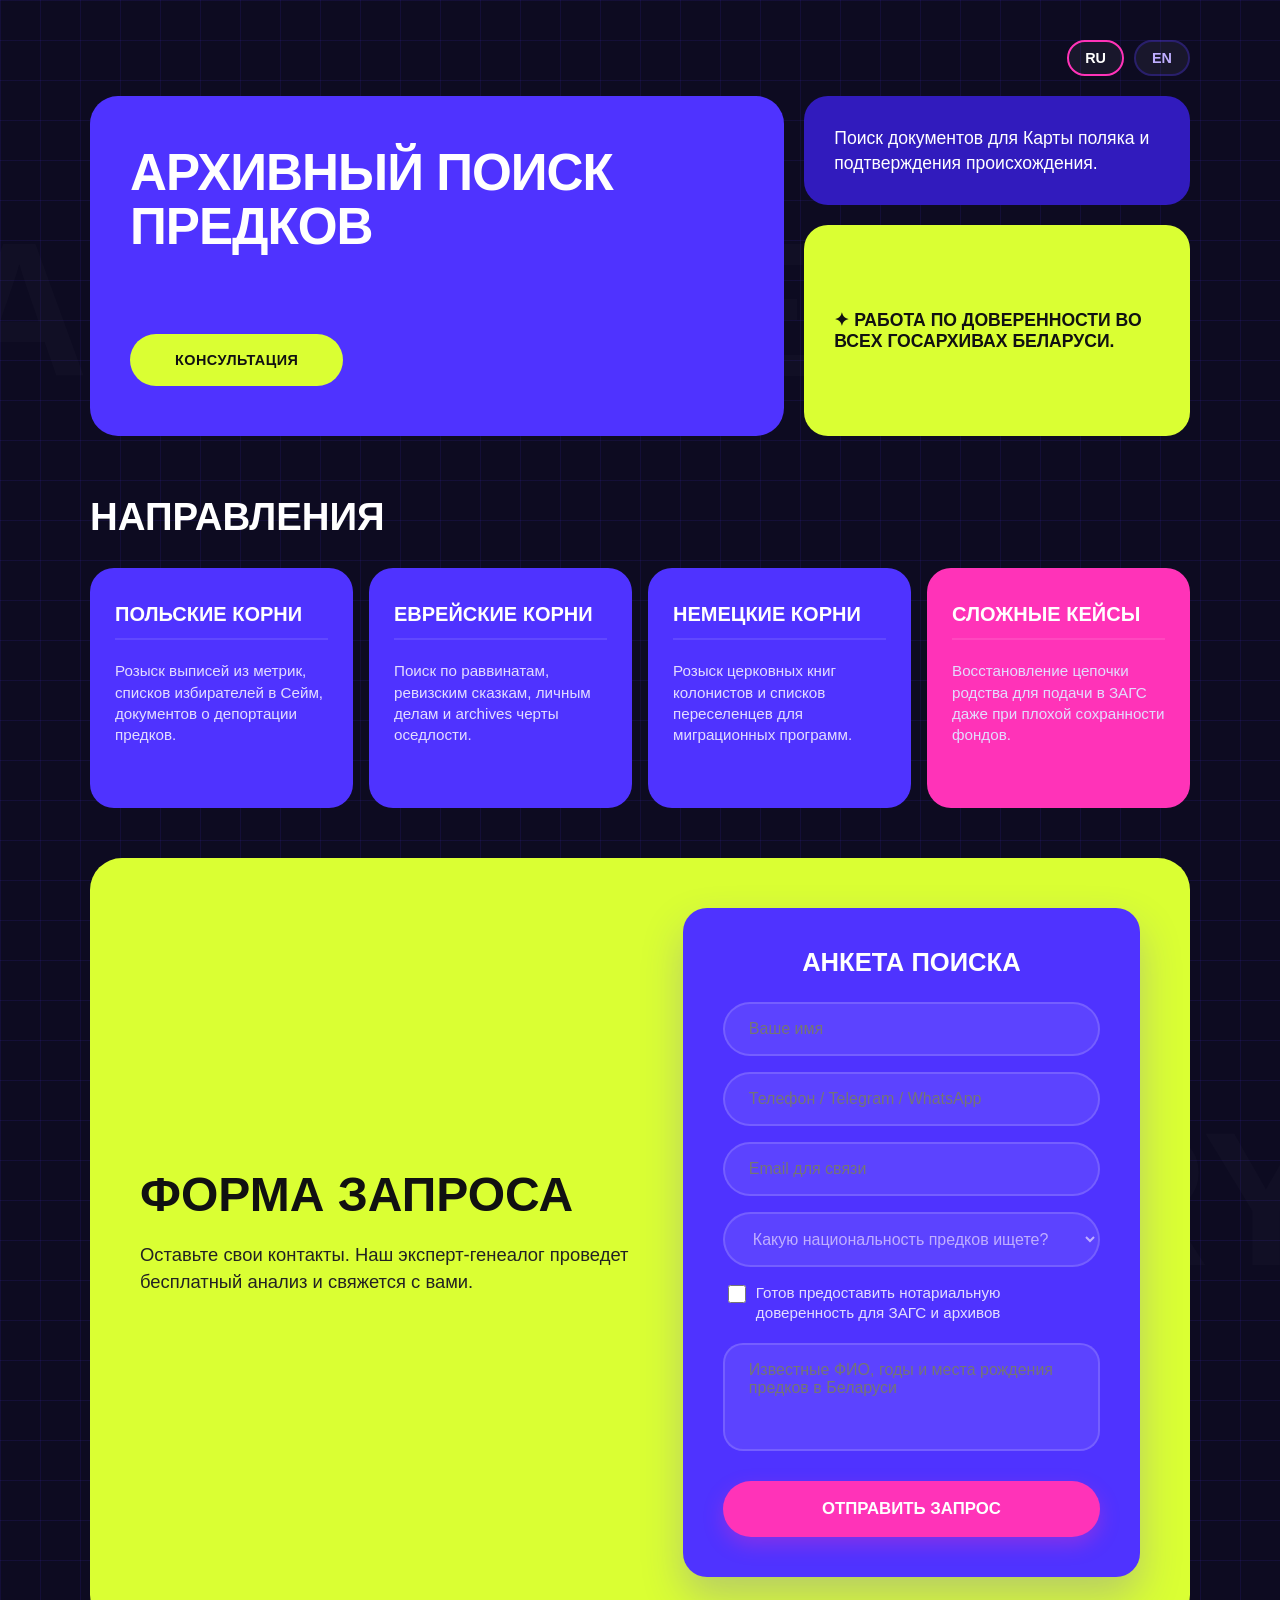
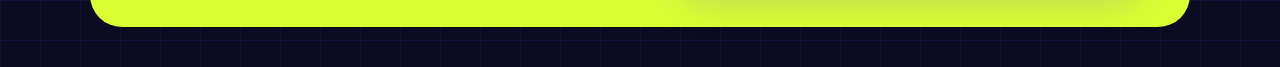
<file: index.htm>
<!DOCTYPE html>
<html lang="ru">
<head>
    <meta charset="UTF-8">
    <meta name="viewport" content="width=device-width, initial-scale=1.0">
    
    <!-- ВСТАВЛЯЕМ СЮДА МЕЖДУНАРОДНЫЙ БЛОК КЛЮЧЕВЫХ СЛОВ -->
    <title>Архивный поиск предков в Беларуси | Поиск корней онлайн</title>
        <meta name="description" content="Professional ancestry search in Belarus archives. Дистанционный поиск предков из любой страны мира. Find Polish roots, Pole's Card, Jewish & German lineage. Free consultation!">
    <meta name="keywords" content="поиск предков, поиск корней в архивах, архивный поиск беларусь, немецкие корни, еврейские корни, польские корни, Karta Polaka, бесплатная консультация генеалога, ancestry search Belarus, archival research Belarus, find Polish roots, Jewish genealogy Belarus, Pole's card document search">


    <!-- Мини-логотип во вкладке браузера (Favicon) -->
    <link rel="icon" type="image/png" href="favicon.png">
    
    <style>
        body {
            font-family: -apple-system, BlinkMacSystemFont, 'Segoe UI', Roboto, sans-serif;
            margin: 0;
            padding: 0;
            background-color: #0d0b21;
            background-image: 
                linear-gradient(rgba(79, 51, 255, 0.1) 1px, transparent 1px),
                linear-gradient(90deg, rgba(79, 51, 255, 0.1) 1px, transparent 1px);
            background-size: 40px 40px;
            color: #ffffff;
            overflow-x: hidden;
            position: relative;
        }

        body::before {
            content: "ARCHIVE";
            position: absolute;
            font-size: 12rem;
            font-weight: 900;
            color: rgba(255, 255, 255, 0.02);
            top: 10%;
            left: -50px;
            z-index: 0;
            pointer-events: none;
        }
        body::after {
            content: "HISTORY";
            position: absolute;
            font-size: 12rem;
            font-weight: 900;
            color: rgba(255, 255, 255, 0.02);
            bottom: 20%;
            right: -50px;
            z-index: 0;
            pointer-events: none;
        }

        .main-wrapper {
            max-width: 1100px;
            margin: 40px auto;
            padding: 0 20px;
            position: relative;
            z-index: 1;
        }

        .hero-grid {
            display: grid;
            grid-template-columns: 1.8fr 1fr;
            gap: 20px;
            margin-bottom: 40px;
        }

        .hero-left {
            background-color: #4f33ff;
            border-radius: 28px;
            padding: 50px 40px;
            color: #ffffff;
            display: flex;
            flex-direction: column;
            justify-content: space-between;
            min-height: 340px;
            box-sizing: border-box;
        }

        .hero-left h1 {
            font-size: 3.2rem;
            font-weight: 900;
            text-transform: uppercase;
            line-height: 1.05;
            margin: 0 0 35px 0;
            letter-spacing: -1px;
        }

        .btn-get-started {
            background-color: #daff33;
            color: #111111 !important;
            font-weight: 700;
            text-transform: uppercase;
            padding: 18px 45px;
            border-radius: 50px;
            text-decoration: none;
            display: inline-block;
            align-self: flex-start;
            font-size: 0.9rem;
            letter-spacing: 0.5px;
        }

        .hero-right-column {
            display: flex;
            flex-direction: column;
            gap: 20px;
        }

        .box-mini-purple {
            background-color: #311bbd;
            border-radius: 24px;
            padding: 30px;
            color: #ffffff;
            font-size: 1.1rem;
            line-height: 1.4;
            font-weight: 500;
        }

        .box-mini-lime {
            background-color: #daff33;
            border-radius: 24px;
            padding: 30px;
            color: #111111;
            font-size: 1.1rem;
            font-weight: 700;
            flex-grow: 1;
            display: flex;
            align-items: center;
            text-transform: uppercase;
        }

        .section-header {
            font-size: 2.4rem;
            font-weight: 900;
            text-transform: uppercase;
            margin: 60px 0 30px 0;
            line-height: 1.1;
        }

        .programmes-grid {
            display: grid;
            grid-template-columns: repeat(4, 1fr);
            gap: 16px;
        }

        .prog-card {
            background-color: #4f33ff;
            border-radius: 24px;
            padding: 35px 25px;
            color: #ffffff;
            display: flex;
            flex-direction: column;
            min-height: 240px;
            box-sizing: border-box;
        }

        .prog-card h3 {
            font-size: 1.25rem;
            font-weight: 800;
            text-transform: uppercase;
            margin-top: 0;
            margin-bottom: 20px;
            border-bottom: 2px solid rgba(255,255,255,0.1);
            padding-bottom: 12px;
        }

        .prog-card p {
            font-size: 0.95rem;
            line-height: 1.4;
            color: #e3ddff;
            margin: 0;
        }

        .prog-card.pink-highlight {
            background-color: #ff33b8;
        }

        .bottom-grid {
            display: grid;
            grid-template-columns: 1.1fr 1fr;
            gap: 40px;
            background-color: #daff33;
            border-radius: 32px;
            padding: 50px;
            margin-top: 50px;
            color: #111111;
            align-items: center;
        }

        .bottom-info h2 {
            font-size: 3rem;
            font-weight: 900;
            text-transform: uppercase;
            line-height: 1.05;
            margin-top: 0;
            margin-bottom: 20px;
        }

        .bottom-info p {
            font-size: 1.15rem;
            line-height: 1.5;
            color: #222222;
            font-weight: 500;
        }

        .pro-form-wrapper {
            background-color: #4f33ff;
            border-radius: 24px;
            padding: 40px;
            color: #ffffff;
            box-shadow: 0 20px 40px rgba(79,51,255,0.25);
            box-sizing: border-box;
        }

        .pro-form-wrapper h4 {
            font-size: 1.6rem;
            font-weight: 800;
            margin-top: 0;
            margin-bottom: 25px;
            text-transform: uppercase;
            text-align: center;
        }

        .form-input-field {
            width: 100%;
            padding: 16px 24px;
            background-color: rgba(255,255,255,0.08);
            border: 2px solid rgba(255,255,255,0.15);
            border-radius: 50px;
            color: #ffffff;
            font-size: 1rem;
            margin-bottom: 16px;
            box-sizing: border-box;
            outline: none;
        }

        .form-textarea {
            border-radius: 20px;
            resize: none;
            font-family: inherit;
        }

        .btn-submit-neon {
            background-color: #ff33b8;
            color: #ffffff;
            font-weight: 700;
            text-transform: uppercase;
            border: none;
            width: 100%;
            padding: 18px;
            border-radius: 50px;
            font-size: 1.05rem;
            cursor: pointer;
            box-shadow: 0 8px 20px rgba(255,51,184,0.3);
            margin-top: 10px;
            display: block;
        }

         @media(max-width: 850px) {
            /* Перестраиваем все сетки в одну аккуратную колонку */
            .hero-grid, .programmes-grid, .bottom-grid { 
                grid-template-columns: 1fr; 
                gap: 16px;
            }
            
            /* Уменьшаем гигантские фоновые надписи, чтобы они не мешали на телефонах */
            body::before, body::after {
                font-size: 5rem;
                opacity: 0.01;
            }

            /* Делаем отступы вокруг сайта компактными */
            .main-wrapper {
                margin: 15px auto;
                padding: 0 12px;
            }

            /* Адаптируем главный баннер */
            .hero-left {
                padding: 30px 20px;
                min-height: auto;
                gap: 30px;
            }

            /* Уменьшаем шрифты заголовков, чтобы они не разрывали экран телефона */
            .hero-left h1 { 
                font-size: 2.1rem; 
                margin-bottom: 0;
            }
            
            .section-header {
                font-size: 1.8rem;
                margin: 40px 0 20px 0;
            }
            
            .bottom-info h2 {
                font-size: 2.2rem;
            }

            /* Делаем компактными маленькие карточки и форму */
            .box-mini-purple, .box-mini-lime, .prog-card, .pro-form-wrapper {
                padding: 25px 20px;
            }
            
            .bottom-grid {
                padding: 30px 15px;
                margin-top: 30px;
            }
        }
    </style>
</head>
<body>

    <div class="main-wrapper">

        <!-- Кнопки переключения языков (ВСТАВЛЕНО СЮДА) -->
        <div style="display: flex; justify-content: flex-end; gap: 10px; margin-bottom: 20px; position: relative; z-index: 999;">
            <button type="button" style="background: rgba(255,255,255,0.05); border: 2px solid #ff33b8; color: #fff; padding: 8px 16px; border-radius: 50px; cursor: pointer; font-weight: bold; font-size: 0.9rem;" onclick="changeLang('ru')">RU</button>
            <button type="button" style="background: rgba(255,255,255,0.05); border: 2px solid rgba(79, 51, 255, 0.3); color: #bfaeff; padding: 8px 16px; border-radius: 50px; cursor: pointer; font-weight: bold; font-size: 0.9rem;" onclick="changeLang('en')">EN</button>
        </div>

        <!-- 1. Главный экран лендинга -->
        <section class="hero-grid">
            <div class="hero-left">
                <h1>Архивный поиск предков</h1>
                <a href="#order-form" class="btn-get-started">Консультация</a>
            </div>
            <div class="hero-right-column">
                <div class="box-mini-purple">
                    Поиск документов для Карты поляка и подтверждения происхождения.
                </div>
                <div class="box-mini-lime">
                    ✦ Работа по доверенности во всех госархивах Беларуси.
                </div>
            </div>
        </section>

       <!-- 2. Сетка из 4 табличек направлений поиска -->
        <h2 class="section-header">Направления</h2>
        <section class="programmes-grid">
            <div class="prog-card">
                <h3>Польские корни</h3>
                <p>Розыск выписей из метрик, списков избирателей в Сейм, документов о депортации предков.</p>
            </div>
            <div class="prog-card">
                <h3>Еврейские корни</h3>
                <p>Поиск по раввинатам, ревизским сказкам, личным делам и archives черты оседлости.</p>
            </div>
            <div class="prog-card">
                <h3>Немецкие корни</h3>
                <p>Розыск церковных книг колонистов и списков переселенцев для миграционных программ.</p>
            </div>
            <div class="prog-card pink-highlight">
                <h3>Сложные кейсы</h3>
                <p>Восстановление цепочки родства для подачи в ЗАГС даже при плохой сохранности фондов.</p>
            </div>
        </section>

<!-- 3. Нижняя таблица запроса с полноценной анкетой -->
        <section id="order-form" class="bottom-grid">
            <div class="bottom-info">
                <h2>Форма запроса</h2>
                <p>Оставьте свои контакты. Наш эксперт-генеалог проведет бесплатный анализ и свяжется с вами.</p>
            </div>
            
            <div class="pro-form-wrapper">
                <h4>Анкета поиска</h4>
                <form id="form">
                    <!-- Ваш личный неизменяемый ключ -->
                    <input type="hidden" name="access_key" value="b635650e-c032-4efa-8d65-30948f1308a7">
                    
                    <input type="text" name="name" class="form-input-field" placeholder="Ваше имя" required>
                    <input type="text" name="contact" class="form-input-field" placeholder="Телефон / Telegram / WhatsApp" required>
                    <input type="email" name="email" class="form-input-field" placeholder="Email для связи" required>                    
                    
                    <select name="ethnicity" class="form-input-field" style="background-color: rgba(255,255,255,0.08); color: #bfaeff; border: 2px solid rgba(255,255,255,0.15); cursor: pointer;" required>
                        <option value="" disabled selected style="color: #111111;">Какую национальность предков ищете?</option>
                        <option value="Польская" style="color: #111111;">Польские корни (Карта поляка)</option>
                        <option value="Еврейская" style="color: #111111;">Еврейские корни</option>
                        <option value="Немецкая" style="color: #111111;">Немецкие корни</option>
                        <option value="Сложный кейс" style="color: #111111;">Сложный кейс (Восстановление родства)</option>
                    </select>

                    <!-- ИСПРАВЛЕНО: Добавлен гибкий адаптивный контейнер (flex-wrap) для галочки и текста, чтобы они не ломались на смартфонах -->
                    <div style="margin-bottom: 20px; text-align: left; padding-left: 5px; font-size: 0.95rem; color: #e3ddff; display: flex; flex-wrap: wrap; align-items: flex-start; gap: 10px;">
                        <input type="checkbox" name="power_of_attorney" id="attorney_check" value="Готов предоставить" style="width: 18px; height: 18px; margin: 2px 0 0 0; cursor: pointer; flex-shrink: 0;">
                        <label for="attorney_check" style="cursor: pointer; flex: 1; min-width: 200px; line-height: 1.3;">Готов предоставить нотариальную доверенность для ЗАГС и архивов</label>
                    </div>

                    <!-- ИСПРАВЛЕНО: Задана точная высота rows="4" для аккуратного отображения текстового блока на мобильных -->
                    <textarea name="message" required class="form-input-field form-textarea" placeholder="Известные ФИО, годы и места рождения предков в Беларуси" rows="4"></textarea>
                    
                    <button type="submit" class="btn-submit-neon">Отправить запрос</button>
                    <div id="result"></div>
                </form>
            </div>
        </section>

    </div>

    <!-- Ваш личный рабочий скрипт бесшумной отправки на Mail.ru -->
    <script>
        const form = document.getElementById('form');
        const result = document.getElementById('result');

        form.addEventListener('submit', function(e) {
            e.preventDefault(); 
            
            result.style.display = "block";
            result.style.color = "#ffffff";
            result.innerHTML = "Please wait...";

            const formData = new FormData(form);
            const object = Object.fromEntries(formData);
            const json = JSON.stringify(object);

            fetch('https://api.web3forms.com/submit', {
                method: 'POST',
                headers: {
                    'Content-Type': 'application/json',
                    'Accept': 'application/json'
                },
                body: json
            })
            .then(async (response) => {
                let resJson = await response.json();
                if (response.status == 200) {
                    result.style.color = "#daff33"; 
                    result.innerHTML = "Успешно отправлено!";
                    form.reset(); 
                } else {
                    result.style.color = "#ff33b8";
                    result.innerHTML = resJson.message || "Ошибка сервера.";
                }
            })
            .catch(error => {
                console.log(error);
                result.style.color = "#ff33b8";
                result.innerHTML = "Something went wrong!";
            })
            .then(function() {
                setTimeout(() => {
                    result.style.display = "none";
                }, 4000);
            });
        });
    </script>
    
    <script src="lang.js"></script>

</body>
</html>
</file>
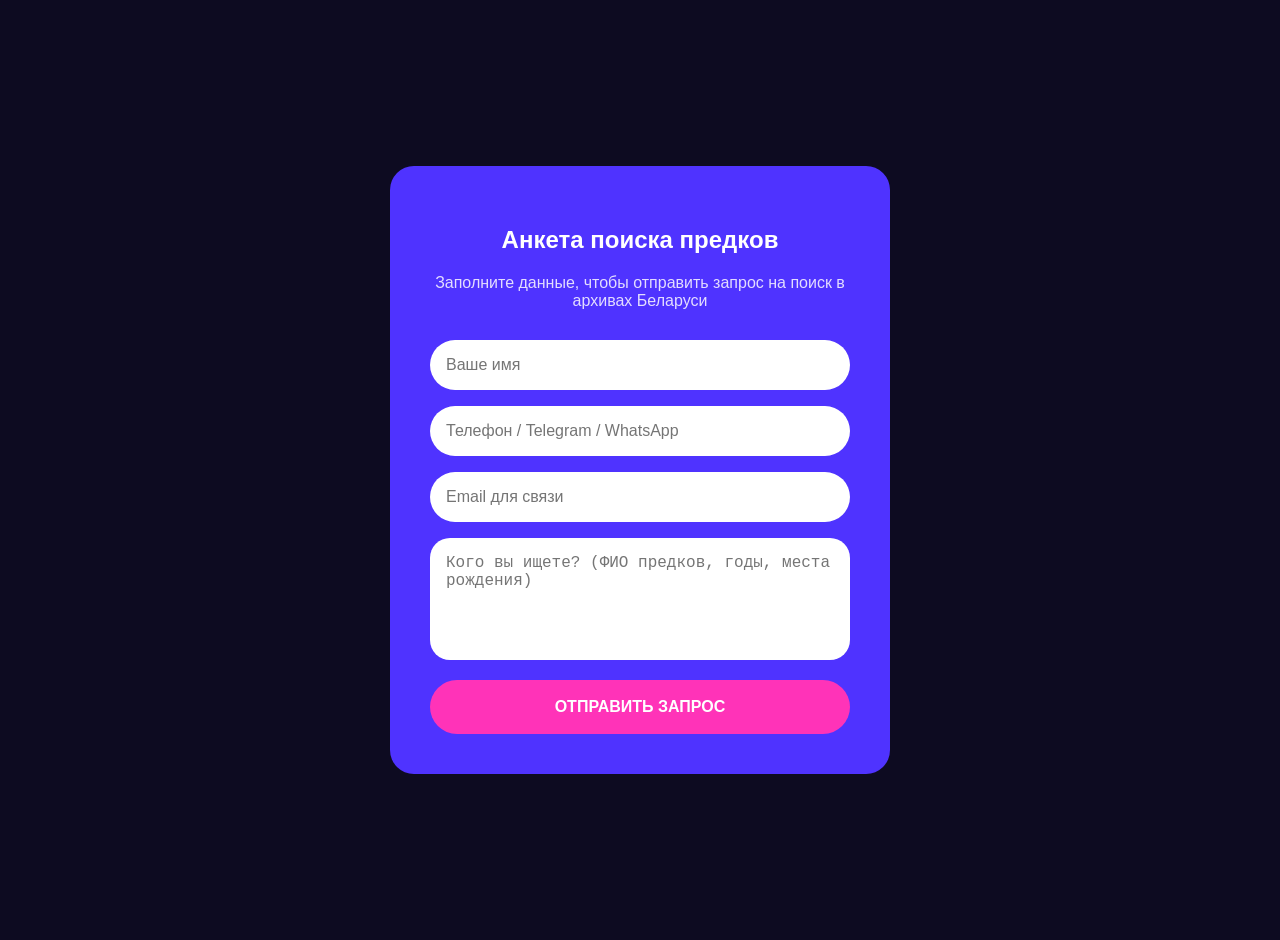
<file: contact.html>
<!DOCTYPE html>
<html lang="ru">
<head>
    <meta charset="UTF-8">
    <meta name="viewport" content="width=device-width, initial-scale=1.0">
    <title>Отправить запрос | Поиск корней</title>
    <style>
        body { font-family: sans-serif; background-color: #0d0b21; color: #fff; margin: 0; padding: 20px; display: flex; justify-content: center; align-items: center; min-height: 100vh; }
        .box { background: #4f33ff; padding: 40px; border-radius: 24px; max-width: 500px; width: 100%; box-sizing: border-box; text-align: center; }
        input, textarea { width: 100%; padding: 16px; margin-bottom: 16px; border-radius: 50px; border: none; box-sizing: border-box; font-size: 1rem; }
        textarea { border-radius: 20px; resize: none; }
        button { width: 100%; padding: 18px; background: #ff33b8; color: #fff; font-weight: bold; text-transform: uppercase; border: none; border-radius: 50px; cursor: pointer; font-size: 1rem; }
    </style>
</head>
<body>

    <div class="box">
        <h2>Анкета поиска предков</h2>
        <p style="color: #e3ddff; margin-bottom: 30px;">Заполните данные, чтобы отправить запрос на поиск в архивах Беларуси</p>
        
        <form action="https://web3forms.com" method="POST">
            <input type="hidden" name="access_key" value="b635650e-c032-4efa-8d65-30948f1308a7">
            <input type="hidden" name="redirect" value="https://github.io">

            <input type="text" name="name" placeholder="Ваше имя" required>
            <input type="text" name="contact" placeholder="Телефон / Telegram / WhatsApp" required>
            <input type="email" name="email" placeholder="Email для связи" required>
            <textarea name="message" rows="5" placeholder="Кого вы ищете? (ФИО предков, годы, места рождения)" required></textarea>
            
            <button type="submit">Отправить запрос</button>
        </form>
    </div>

</body>
</html>
</file>
